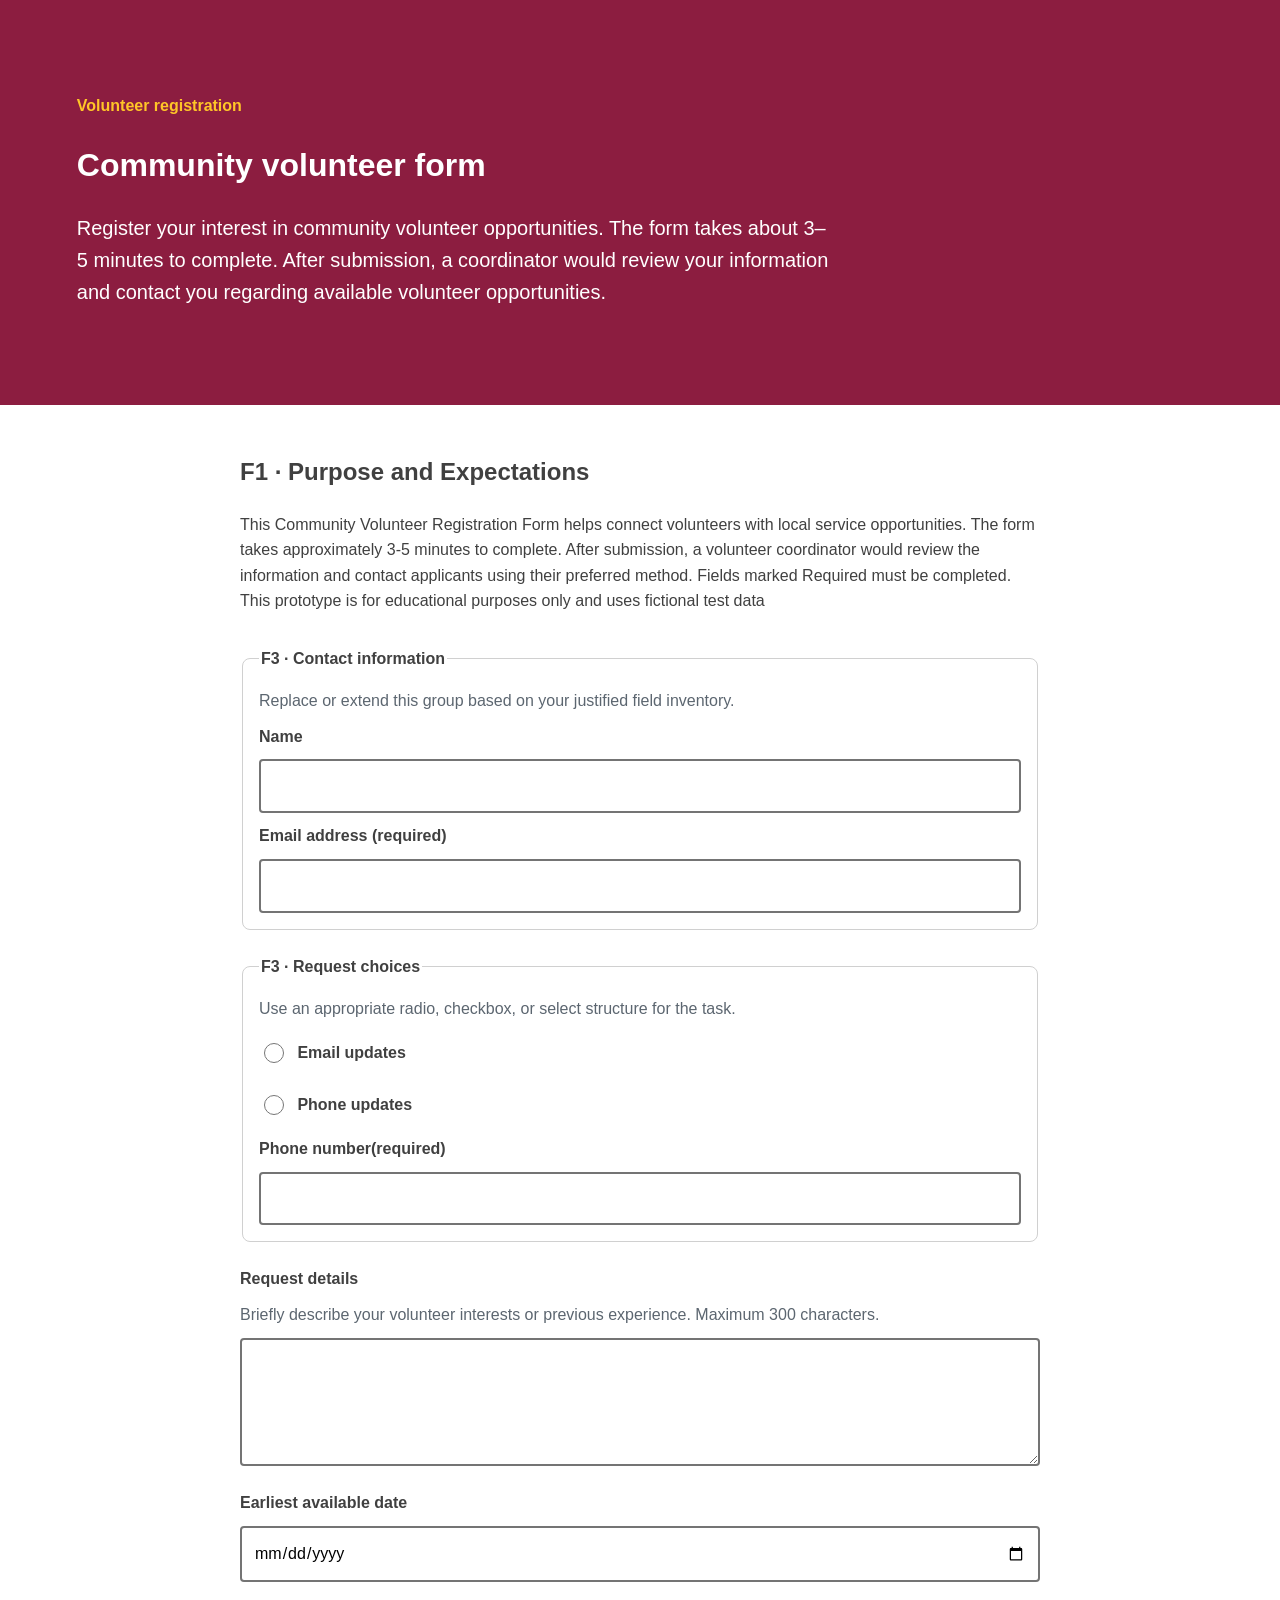
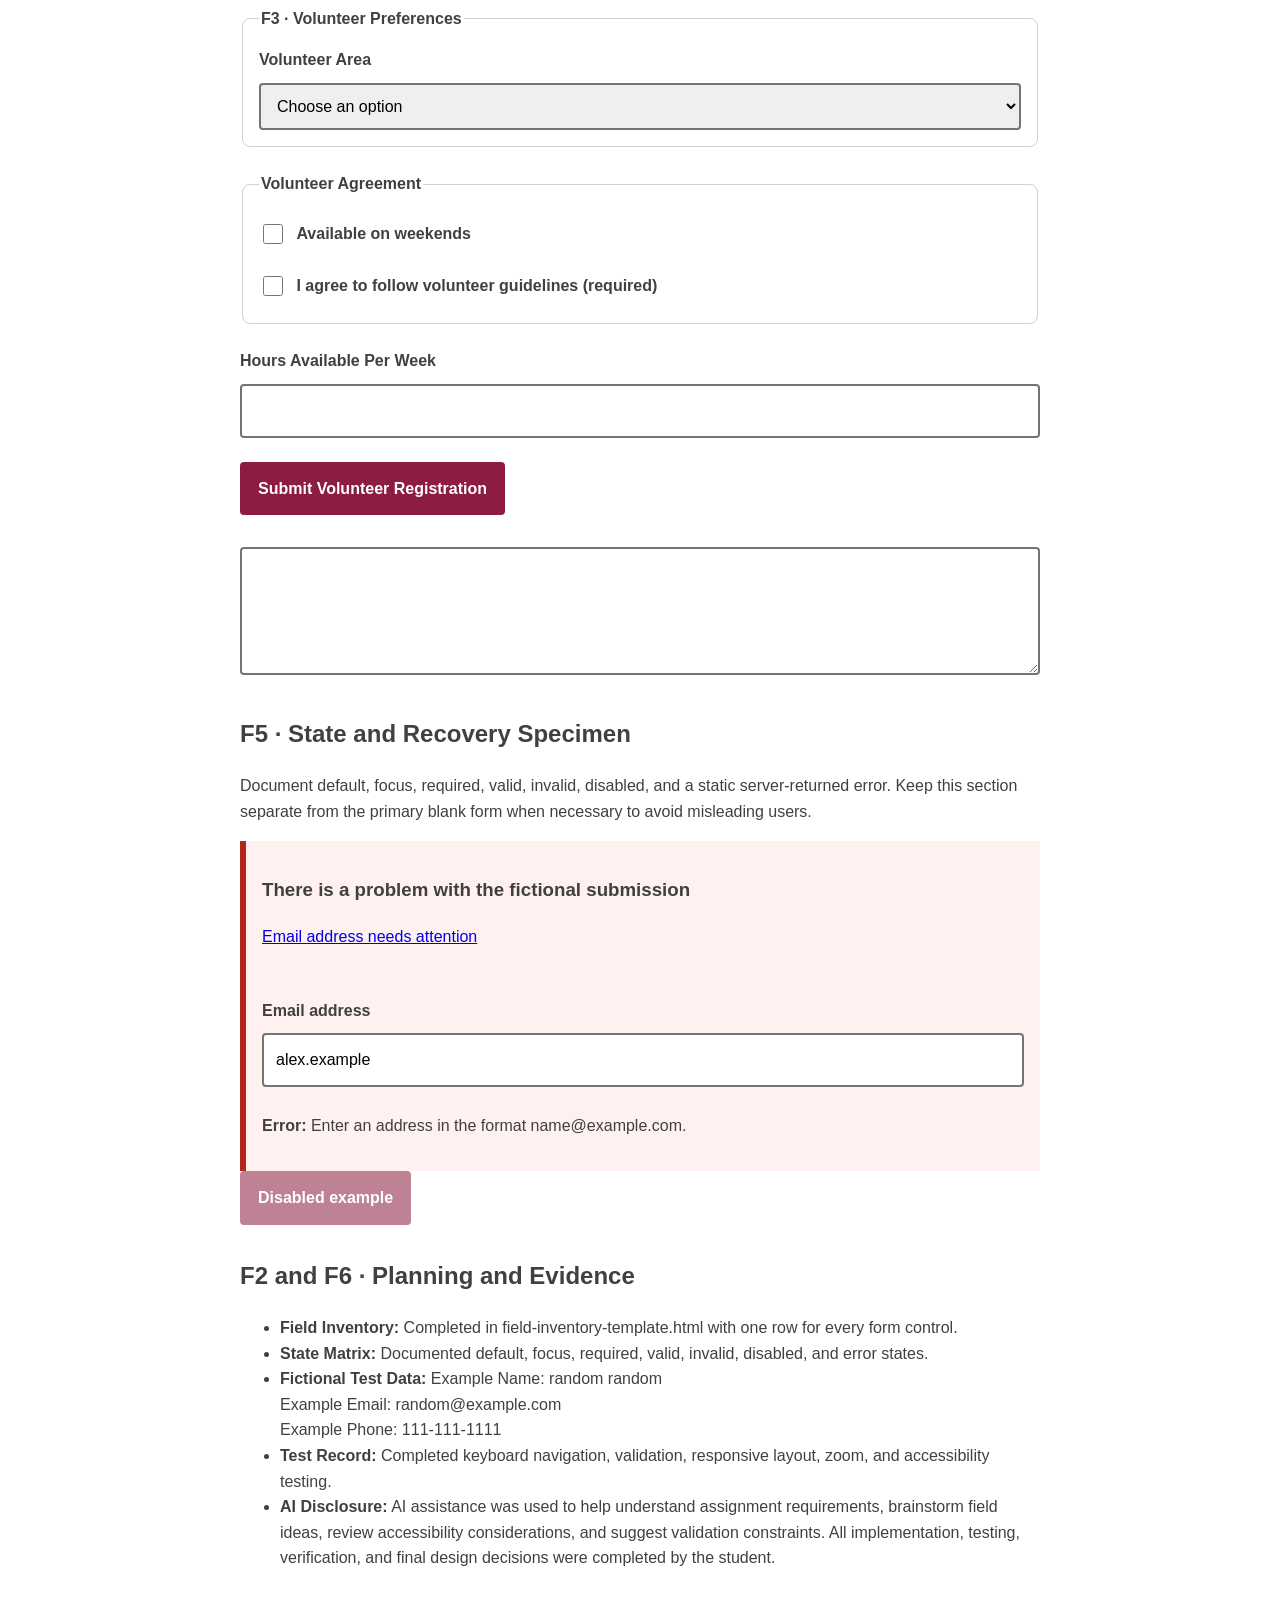
<file: index.html>
<!doctype html>
<html lang="en">
    <head>
        <meta charset="utf-8">
        <meta name="viewport" content="width=device-width,initial-scale=1">
        <title>Inclusive Form Flow</title><link rel="stylesheet" href="styles.css">
    </head>
    <body>
        <header class="page-header">
            <p class="eyebrow">Volunteer registration</p>
            <h1>Community volunteer form</h1>
            <p class="lede">Register your interest in community volunteer opportunities. The form takes about 3–5 minutes to complete. After submission, 
                a coordinator would review your information and contact you regarding available volunteer opportunities.</p>
        </header>
        <main>
            <section id="expectations">
                <h2>F1 · Purpose and Expectations</h2>
                <p>This Community Volunteer Registration Form helps connect volunteers with local service opportunities. 
                    The form takes approximately 3-5 minutes to complete. 
                    After submission, a volunteer coordinator would review the information and contact applicants using their preferred method. 
                    Fields marked Required must be completed. This prototype is for educational purposes only and uses fictional test data</p>
            </section>
            <form action="" method="get">
                <fieldset>
                    <legend>F3 · Contact information</legend>
                    <p class="help">Replace or extend this group based on your justified field inventory.</p>
                    <div class="field">
                        <label for="name">Name</label>
                        <input id="name" name="name" type="text" autocomplete="name">
                    </div>
                    <div class="field">
                        <label for="email">Email address (required)</label>
                        <input id="email" name="email" type="email" autocomplete="email" required>
                    </div>
                </fieldset>
                <fieldset>
                    <legend>F3 · Request choices</legend>
                    <p class="help">Use an appropriate radio, checkbox, or select structure for the task.</p>
                    <label class="choice">
                        <input type="radio" name="request_type" value="option-a"> Email updates</label>
                        <label class="choice"><input type="radio" name="request_type" value="option-b"> Phone updates</label>
                        <label for = "phone">Phone number(required)</label>
                        <input id = "phone" name = "phone" type="tel" autocomplete="tel" required>
                    </fieldset>
                    <div class="field">
                        <label for="details">Request details</label>
                        <p class="help" id="details-help">Briefly describe your volunteer interests or previous experience. Maximum 300 characters.</p>
                        <textarea id="details" name="details" aria-describedby="details-help" maxlength="300"></textarea>
                    </div>
                   <div class = "field">
                        <label for "available-date">Earliest available date</label>
                        <input id="available-date" name="available-date" type="date" min="2026-10-01">
                   </div>
                   <fieldset>
                   <legend>F3 · Volunteer Preferences</legend>

                    <div class="field">
                        <label for="interest">Volunteer Area</label>
                    <select id="interest" name="interest" required>
                        <option value="">Choose an option</option>
                        <option value="events">Event Setup</option>
                        <option value="food">Food Distribution</option>
                        <option value="office">Office Support</option>
                        <option value="cleanup">Community Cleanup</option>
                    </select>
                    </div>
                    </fieldset>
                    <fieldset>
                    <legend>Volunteer Agreement</legend>

                    <label class="choice">
                        <input type="checkbox" name="weekends" value="yes" required>Available on weekends
                    </label>

                     <label class="choice">
                         <input type="checkbox" name="guidelines" value="agreed" required> I agree to follow volunteer guidelines (required)
                     </label>
                    </fieldset>

                    <div class="field">
                        <label for="hours">Hours Available Per Week</label>
                            <input id="hours" name="hours" type="number" min="1" max="40" required>
                    </div>
                    </fieldset>
                    <button type="submit">Submit Volunteer Registration</button>
                </form>
                <textarea
                    id="details"
                    name="details"
                    maxlength="300"
                    aria-describedby="details-help"></textarea>
                <section id="states">
                    <h2>F5 · State and Recovery Specimen</h2>
                    <p>Document default, focus, required, valid, invalid, disabled, and a static server-returned error. Keep this section separate from the primary blank form when necessary to avoid misleading users.</p>
                    <div class="error-summary">
                        <h3>There is a problem with the fictional submission</h3>
                        <p><a href="#error-example">Email address needs attention</a></p>
                    </div>
                    <div class="field field-error">
                        <label for="error-example">Email address</label>
                        <input id="error-example" type="email" value="alex.example" aria-invalid="true" aria-describedby="error-message">
                        <p id="error-message"><strong>Error:</strong> Enter an address in the format name@example.com.</p>
                    </div>
                    <button type="button" disabled>Disabled example</button>
                </section>
                <section id="documentation">
                        <h2>F2 and F6 · Planning and Evidence</h2>

                            <ul>
                            <li>
                                <strong>Field Inventory:</strong>
                            Completed in field-inventory-template.html with one row for every form control.
                            </li>
                            <li>
                                <strong>State Matrix:</strong>
                                Documented default, focus, required, valid, invalid, disabled, and error states.
                            </li>

                            <li>
                                <strong>Fictional Test Data:</strong>
                                Example Name: random random<br>
                                Example Email: random@example.com<br>
                                Example Phone: 111-111-1111
                            </li>
                            <li>
                                <strong>Test Record:</strong>
                                Completed keyboard navigation, validation, responsive layout, zoom, and accessibility testing.
                            </li>
                            <li>
                                <strong>AI Disclosure:</strong>
                                AI assistance was used to help understand assignment requirements, brainstorm field ideas, review accessibility considerations, and suggest validation constraints. All implementation, testing, verification, and final design decisions were completed by the student.
                            </li>
                        </ul>
                </section>
            </main>
        </body>
        </html>
</file>
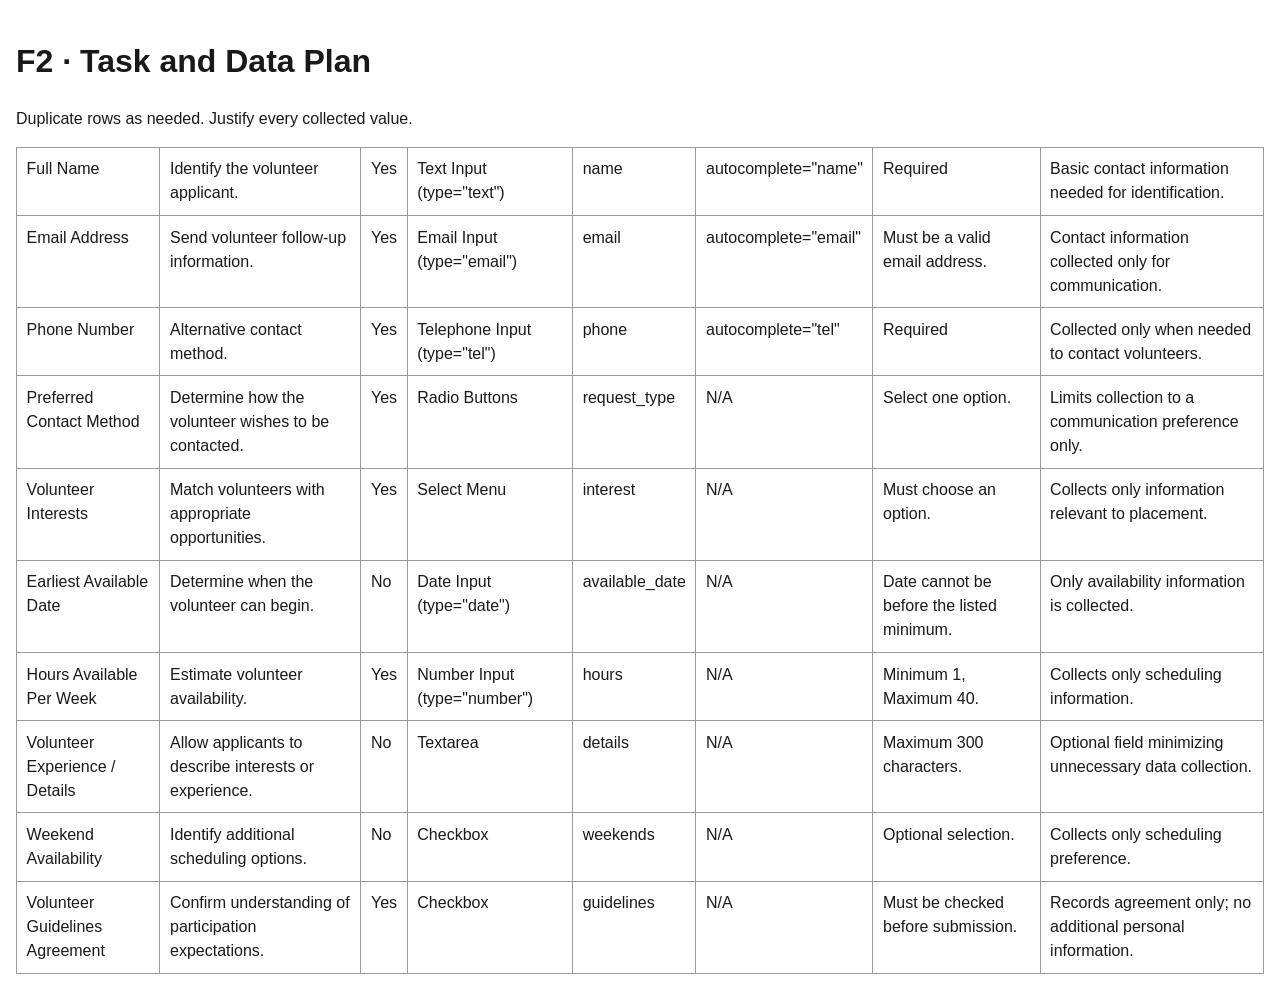
<file: field-inventory-template.html>
<!doctype html>
<html lang="en">
    <head>
        <meta charset="utf-8">
        <meta name="viewport" content="width=device-width,initial-scale=1">
        <title>Field Inventory</title>
        <style>
        body{
            font-family:Arial,sans-serif;
            line-height:1.5;
            max-width:80rem;
            margin:auto;
            padding:1rem;
            color:#191919;
        }
        table{
            width:100%;
            border-collapse:collapse;
        }
        th,td{
            padding:.6rem;
            border:1px solid #999;
            text-align:left;
            vertical-align:top;
        }
        th{
            background:#f1f1f1;
        }
        </style>
        </head>
        <body>
            <h1>F2 · Task and Data Plan</h1>
            <p>Duplicate rows as needed. Justify every collected value.</p>
            <table>
                <thead>
                    <tr>
                        <td>Full Name</td>
                        <td>Identify the volunteer applicant.</td>
                        <td>Yes</td>
                        <td>Text Input (type="text")</td>
                        <td>name</td>
                        <td>autocomplete="name"</td>
                        <td>Required</td>
                        <td>Basic contact information needed for identification.</td>
                    </tr>

                    <tr>
                        <td>Email Address</td>
                        <td>Send volunteer follow-up information.</td>
                        <td>Yes</td>
                        <td>Email Input (type="email")</td>
                        <td>email</td>
                        <td>autocomplete="email"</td>
                        <td>Must be a valid email address.</td>
                        <td>Contact information collected only for communication.</td>
                    </tr>

                    <tr>
                        <td>Phone Number</td>
                        <td>Alternative contact method.</td>
                        <td>Yes</td>
                        <td>Telephone Input (type="tel")</td>
                        <td>phone</td>
                        <td>autocomplete="tel"</td>
                        <td>Required</td>
                        <td>Collected only when needed to contact volunteers.</td>
                    </tr>

                    <tr>
                        <td>Preferred Contact Method</td>
                        <td>Determine how the volunteer wishes to be contacted.</td>
                        <td>Yes</td>
                        <td>Radio Buttons</td>
                        <td>request_type</td>
                        <td>N/A</td>
                        <td>Select one option.</td>
                        <td>Limits collection to a communication preference only.</td>
                    </tr>

                    <tr>
                        <td>Volunteer Interests</td>
                        <td>Match volunteers with appropriate opportunities.</td>
                        <td>Yes</td>
                        <td>Select Menu</td>
                        <td>interest</td>
                        <td>N/A</td>
                        <td>Must choose an option.</td>
                        <td>Collects only information relevant to placement.</td>
                    </tr>

                    <tr>
                        <td>Earliest Available Date</td>
                        <td>Determine when the volunteer can begin.</td>
                        <td>No</td>
                        <td>Date Input (type="date")</td>
                        <td>available_date</td>
                        <td>N/A</td>
                        <td>Date cannot be before the listed minimum.</td>
                        <td>Only availability information is collected.</td>
                    </tr>

                    <tr>
                        <td>Hours Available Per Week</td>
                        <td>Estimate volunteer availability.</td>
                        <td>Yes</td>
                        <td>Number Input (type="number")</td>
                        <td>hours</td>
                        <td>N/A</td>
                        <td>Minimum 1, Maximum 40.</td>
                        <td>Collects only scheduling information.</td>
                    </tr>

                    <tr>
                        <td>Volunteer Experience / Details</td>
                        <td>Allow applicants to describe interests or experience.</td>
                        <td>No</td>
                        <td>Textarea</td>
                        <td>details</td>
                        <td>N/A</td>
                        <td>Maximum 300 characters.</td>
                        <td>Optional field minimizing unnecessary data collection.</td>
                    </tr>

                    <tr>
                        <td>Weekend Availability</td>
                        <td>Identify additional scheduling options.</td>
                        <td>No</td>
                        <td>Checkbox</td>
                        <td>weekends</td>
                        <td>N/A</td>
                        <td>Optional selection.</td>
                        <td>Collects only scheduling preference.</td>
                    </tr>

                    <tr>
                        <td>Volunteer Guidelines Agreement</td>
                        <td>Confirm understanding of participation expectations.</td>
                        <td>Yes</td>
                        <td>Checkbox</td>
                        <td>guidelines</td>
                        <td>N/A</td>
                        <td>Must be checked before submission.</td>
                        <td>Records agreement only; no additional personal information.</td>
                    </tr>
                </tbody>
            </table>
        </body>
        </html>
</file>
<file: styles.css>
:root{
    --color-text:#404040;
    --color-surface:#fff;
    --color-action:#8c1d40;
    --color-accent:#ffc627;
    --color-border:#747474;
    --color-error:#b3261e;
    --color-muted:#5c6670;
    --space-3:1rem;
    --radius:.5rem;
    --measure:68ch;
}
*,*::before,*::after{
    box-sizing:border-box;
}
body{
    margin:0;
    color:var(--color-text);
    background:var(--color-surface);
    font-family:Arial,sans-serif;
    line-height:1.6;
}
.page-header{
    padding:clamp(2rem,6vw,5rem);
    background:var(--color-action);
    color:#fff;
}
.eyebrow{
    color:var(--color-accent);
    font-weight:700;
}
.lede{
    max-width:var(--measure);
    font-size:1.25rem;
}
main{
    max-width:52rem;
    margin:auto;
    padding:var(--space-3);
}
section,form{
    margin-block:2rem;
}
form,fieldset,.field{
    display:grid;
    gap:.65rem;
}
form{
    gap:1.5rem;
}
fieldset{
    padding:1rem;
    border:1px solid #d0d0d0;
    border-radius:var(--radius);
}
legend,label{
    font-weight:700;
}
.help{
    margin:0;
    color:var(--color-muted);
}
input,select,textarea,button{
    font:inherit;
}
input:not([type="radio"]):not([type="checkbox"]),select,textarea{
    width:100%;
    padding:.75rem;
    border:2px solid var(--color-border);
    border-radius:.25rem;
}
textarea{
    min-height:8rem;
    resize:vertical;
}
.choice{
    display:flex;
    gap:.65rem;
    align-items:flex-start;
    padding:.5rem 0;
}
.choice input{
    inline-size:1.25rem;
    block-size:1.25rem;
}
button{
    justify-self:start;
    min-height:44px;
    padding:.75rem 1rem;
    background:var(--color-action);
    color:#fff;
    border:2px solid var(--color-action);
    border-radius:.25rem;
    font-weight:700;
}
:focus-visible{
    outline:.2rem solid var(--color-accent);
    outline-offset:.2rem;
}
.error-summary,.field-error{
    padding:1rem;
    border-left:.4rem solid var(--color-error);
    background:#fff1f0;
}
.field-error input{
    border-color:var(--color-error);
}
button:disabled{
    opacity:.55;
    cursor:not-allowed;
}
@media (min-width:48rem){
    .paired-fields{
        display:grid;
        grid-template-columns:1fr 1fr;
        gap:1rem;
    }
}

input:focus:valid,
textarea:focus:valid,
select:focus:valid{
    border-color:#2e7d32;
}

input:focus:invalid,
textarea:focus:invalid,
select:focus:invalid{
    border-color:#b3261e;
}
</file>
